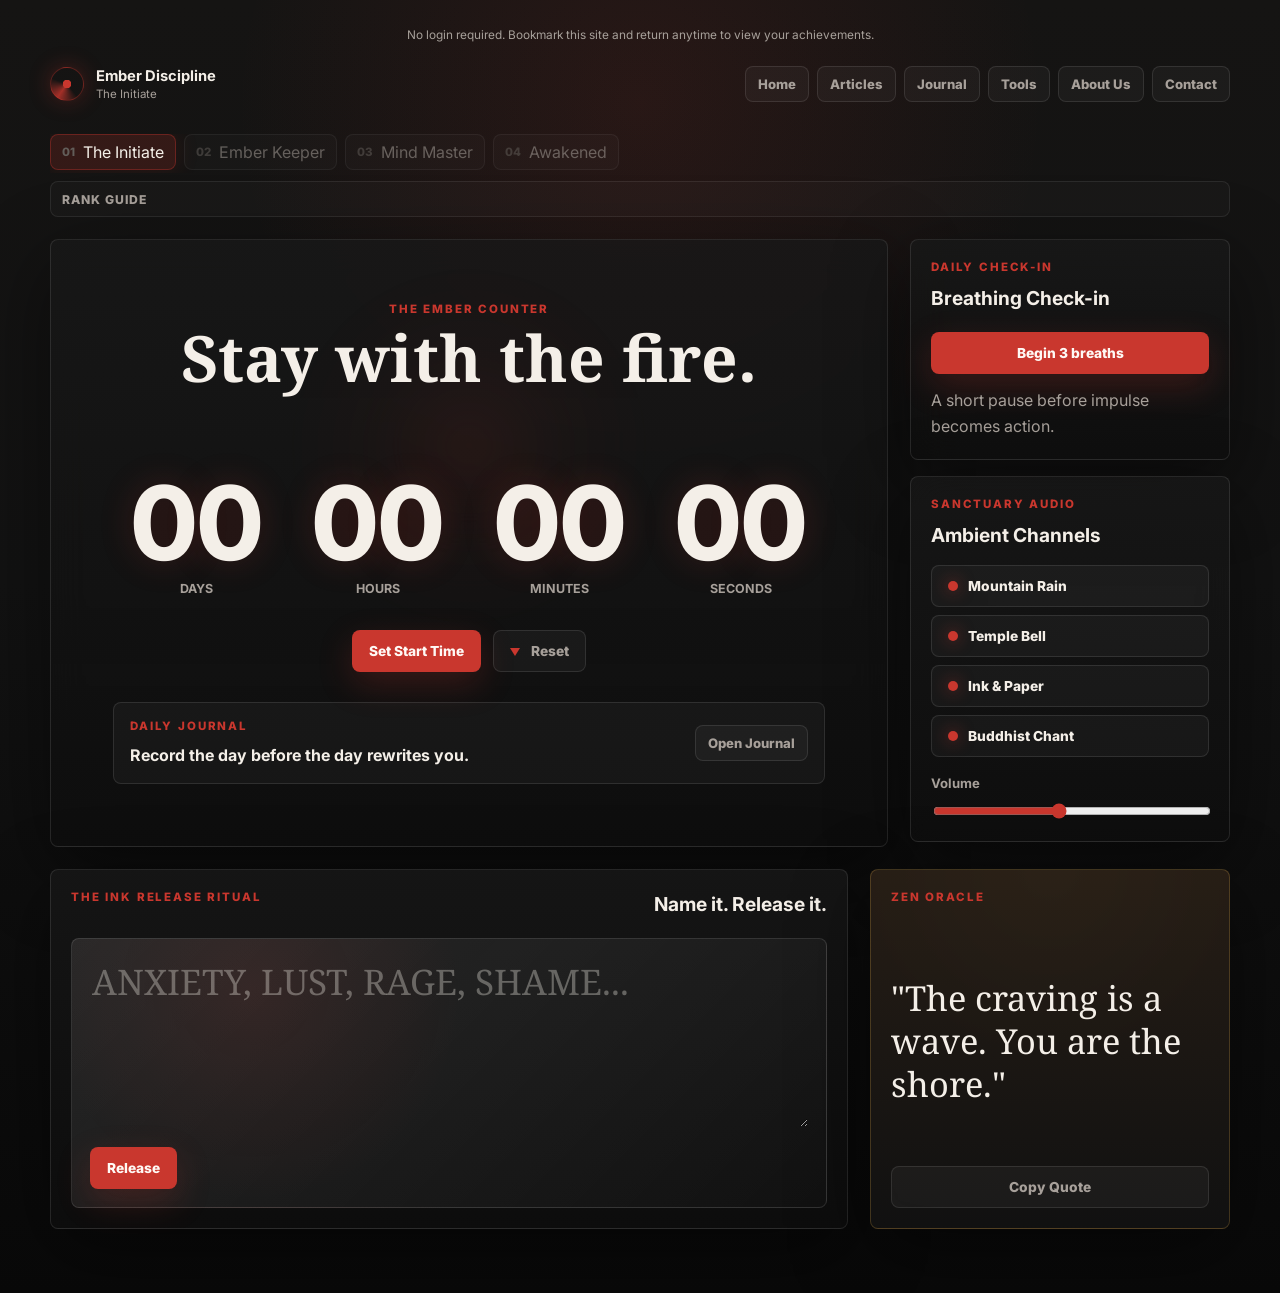
<file: index.html>
<!doctype html>
<html lang="en">
<head>
  <meta charset="utf-8">
  <meta name="viewport" content="width=device-width, initial-scale=1">
  <meta name="description" content="A private dopamine detox, habit-change, and self-improvement tool stored locally in your browser.">
  <title>Ember Discipline | Dopamine Detox</title>
  <link rel="preconnect" href="https://fonts.googleapis.com">
  <link rel="preconnect" href="https://fonts.gstatic.com" crossorigin>
  <link href="https://fonts.googleapis.com/css2?family=Inter:wght@400;500;600;700;800&family=Noto+Serif:wght@500;700&display=swap" rel="stylesheet">
  <link rel="stylesheet" href="styles.css?v=20260627-1">
  <script src="main.js?v=20260627-1" defer></script>
  <script type="application/ld+json">
    {
      "@context": "https://schema.org",
      "@type": "WebApplication",
      "name": "Ember Discipline",
      "applicationCategory": "HealthApplication",
      "description": "A privacy-first self-improvement tool for people who want to plan better, break harmful habits, manage urges, and build long-term discipline without creating an account.",
      "operatingSystem": "Any",
      "offers": {
        "@type": "Offer",
        "price": "0",
        "priceCurrency": "USD"
      }
    }
  </script>
</head>
<body>
  <div class="ambient-bg" aria-hidden="true"></div>
  <div class="grain-layer" aria-hidden="true"></div>

  <main class="app-shell">
    <p class="privacy-note">
      No login required. Bookmark this site and return anytime to view your achievements.
    </p>

    <header class="topbar" aria-label="Site navigation">
      <a class="brand-mark" href="index.html" aria-label="Ember Discipline home">
        <span class="brand-symbol" aria-hidden="true"></span>
        <span>
          <strong>Ember Discipline</strong>
          <small id="current-rank-title">The Initiate</small>
        </span>
      </a>

      <nav class="main-nav" aria-label="Primary navigation">
        <a href="index.html">Home</a>
        <a href="articles.html">Articles</a>
        <a href="journal.html">Journal</a>
        <a href="tools.html">Tools</a>
        <a href="about.html">About Us</a>
        <a href="contact.html">Contact</a>
      </nav>
    </header>

    <section class="rank-strip" aria-label="Rank system">
      <nav class="rank-rail">
        <button class="rank-badge is-active" type="button" data-rank-index="0" data-min-days="0" title="The Initiate: the first quiet decision.">
          <span>01</span>
          The Initiate
        </button>
        <button class="rank-badge is-locked" type="button" data-rank-index="1" data-min-days="3" title="Locked until day 3.">
          <span>02</span>
          Ember Keeper
        </button>
        <button class="rank-badge is-locked" type="button" data-rank-index="2" data-min-days="7" title="Locked until day 7.">
          <span>03</span>
          Mind Master
        </button>
        <button class="rank-badge is-locked" type="button" data-rank-index="3" data-min-days="30" title="Locked until day 30.">
          <span>04</span>
          Awakened
        </button>
      </nav>
      <details class="rank-guide">
        <summary>Rank Guide</summary>
        <div class="rank-guide-grid" aria-label="Rank unlock standards">
          <p><strong>0-2 days</strong><span>The Initiate</span></p>
          <p><strong>3-6 days</strong><span>The Ember Keeper</span></p>
          <p><strong>7-29 days</strong><span>The Mind Master</span></p>
          <p><strong>30+ days</strong><span>The Awakened</span></p>
        </div>
      </details>
    </section>

    <section class="hero-grid" id="home" aria-label="Ember counter and sanctuary controls">
      <article class="counter-stage" id="ember-counter">
        <div class="ember-aura" id="ember-aura" aria-hidden="true"></div>
        <p class="section-kicker">The Ember Counter</p>
        <h1>Stay with the fire.</h1>

        <div class="timer-display" aria-live="polite">
          <div class="time-unit">
            <strong id="days">00</strong>
            <span>Days</span>
          </div>
          <div class="time-unit">
            <strong id="hours">00</strong>
            <span>Hours</span>
          </div>
          <div class="time-unit">
            <strong id="minutes">00</strong>
            <span>Minutes</span>
          </div>
          <div class="time-unit">
            <strong id="seconds">00</strong>
            <span>Seconds</span>
          </div>
        </div>

        <div class="counter-actions">
          <button class="primary-action" id="start-button" type="button">Set Start Time</button>
          <button class="reset-action" id="reset-button" type="button" aria-label="Reset current streak">
            <span aria-hidden="true"></span>
            Reset
          </button>
        </div>

        <section class="forum-teaser" aria-label="Journal preview">
          <div>
            <p class="section-kicker">Daily Journal</p>
            <h2>Record the day before the day rewrites you.</h2>
          </div>
          <a class="ghost-link" href="journal.html">Open Journal</a>
        </section>

        <div class="ad-slot ad-slot-wide" aria-label="Advertisement placeholder">
          <span>AdSense 728 x 90</span>
        </div>
      </article>

      <aside class="side-panel" aria-label="Sanctuary controls">
        <section class="mini-panel checkin-panel">
          <div>
            <p class="section-kicker">Daily Check-in</p>
            <h2>Breathing Check-in</h2>
          </div>
          <button class="breath-button" id="breath-button" type="button">
            Begin 3 breaths
          </button>
          <p class="soft-copy" id="checkin-status">A short pause before impulse becomes action.</p>
        </section>

        <section class="mini-panel audio-panel">
          <div>
            <p class="section-kicker">Sanctuary Audio</p>
            <h2>Ambient Channels</h2>
          </div>

          <div class="audio-list" aria-label="Ambient audio channels">
            <button class="audio-row" type="button" data-audio-channel="rain" aria-pressed="false" onclick="window.EmberDisciplineAudio.toggle('rain')">
              <span class="audio-icon" aria-hidden="true"></span>
              Mountain Rain
            </button>
            <button class="audio-row" type="button" data-audio-channel="bell" aria-pressed="false" onclick="window.EmberDisciplineAudio.toggle('bell')">
              <span class="audio-icon" aria-hidden="true"></span>
              Temple Bell
            </button>
            <button class="audio-row" type="button" data-audio-channel="paper" aria-pressed="false" onclick="window.EmberDisciplineAudio.toggle('paper')">
              <span class="audio-icon" aria-hidden="true"></span>
              Ink & Paper
            </button>
            <button class="audio-row" type="button" data-audio-channel="chant" aria-pressed="false" onclick="window.EmberDisciplineAudio.toggle('chant')">
              <span class="audio-icon" aria-hidden="true"></span>
              Buddhist Chant
            </button>
          </div>

          <label class="volume-control" for="sanctuary-volume">
            <span>Volume</span>
            <input id="sanctuary-volume" type="range" min="0" max="100" value="45">
          </label>

          <audio id="audio-rain" preload="none" loop src=""></audio>
          <audio id="audio-bell" preload="none" loop src=""></audio>
          <audio id="audio-paper" preload="none" loop src=""></audio>
          <audio id="audio-chant" preload="none" loop src=""></audio>
        </section>

        <div class="ad-slot ad-slot-box" aria-label="Advertisement placeholder">
          <span>AdSense 300 x 250</span>
        </div>
      </aside>
    </section>

    <section class="ritual-grid" aria-label="Release ritual and oracle card">
      <article class="paper-panel" id="ink-release">
        <div class="panel-heading">
          <p class="section-kicker">The Ink Release Ritual</p>
          <h2>Name it. Release it.</h2>
        </div>
        <div class="paper-surface">
          <div class="release-stage" id="release-stage">
            <textarea id="release-input" placeholder="ANXIETY, LUST, RAGE, SHAME..." aria-label="Write the urge or emotion to release"></textarea>
            <p class="release-ink" id="release-ink" aria-hidden="true"></p>
            <p class="release-message" id="release-message" hidden>
              The urge has passed. You are back in control.
            </p>
          </div>
          <div class="release-actions">
            <button class="primary-action" id="release-button" type="button">Release</button>
            <button class="ghost-action" id="write-again-button" type="button" hidden>Write Again</button>
          </div>
        </div>
      </article>

      <article class="oracle-card" id="oracle-card">
        <p class="section-kicker">Zen Oracle</p>
        <figure class="oracle-image-wrap" id="inline-oracle-image-wrap" hidden>
          <img id="inline-oracle-image" alt="Zen oracle card artwork">
        </figure>
        <blockquote id="inline-oracle-quote">
          "The index of your potential is your self-control."
        </blockquote>
        <button class="ghost-action" id="inline-copy-quote" type="button">Copy Quote</button>
      </article>
    </section>
  </main>

  <section class="ritual-overlay" id="breathing-overlay" hidden aria-live="polite" aria-label="Breathing ritual">
    <div class="breathing-dialog">
      <div class="breathing-bubble" id="breathing-bubble" aria-hidden="true"></div>
      <p class="section-kicker">Breathing Ritual</p>
      <h2 id="breathing-phase">Inhale</h2>
      <p id="breathing-progress">Cycle 1 of 3</p>
    </div>
  </section>

  <section class="ritual-overlay" id="oracle-overlay" hidden aria-label="Zen oracle card">
    <article class="oracle-modal">
      <button class="modal-close" id="close-oracle" type="button" aria-label="Close oracle card">×</button>
      <p class="section-kicker">Zen Oracle Card</p>
      <figure class="oracle-image-wrap modal-oracle-image-wrap" id="modal-oracle-image-wrap" hidden>
        <img id="modal-oracle-image" alt="Zen oracle card artwork">
      </figure>
      <blockquote id="modal-oracle-quote">
        "The index of your potential is your self-control."
      </blockquote>
      <button class="primary-action" id="modal-copy-quote" type="button">Copy Quote</button>
    </article>
  </section>
</body>
</html>
</file>
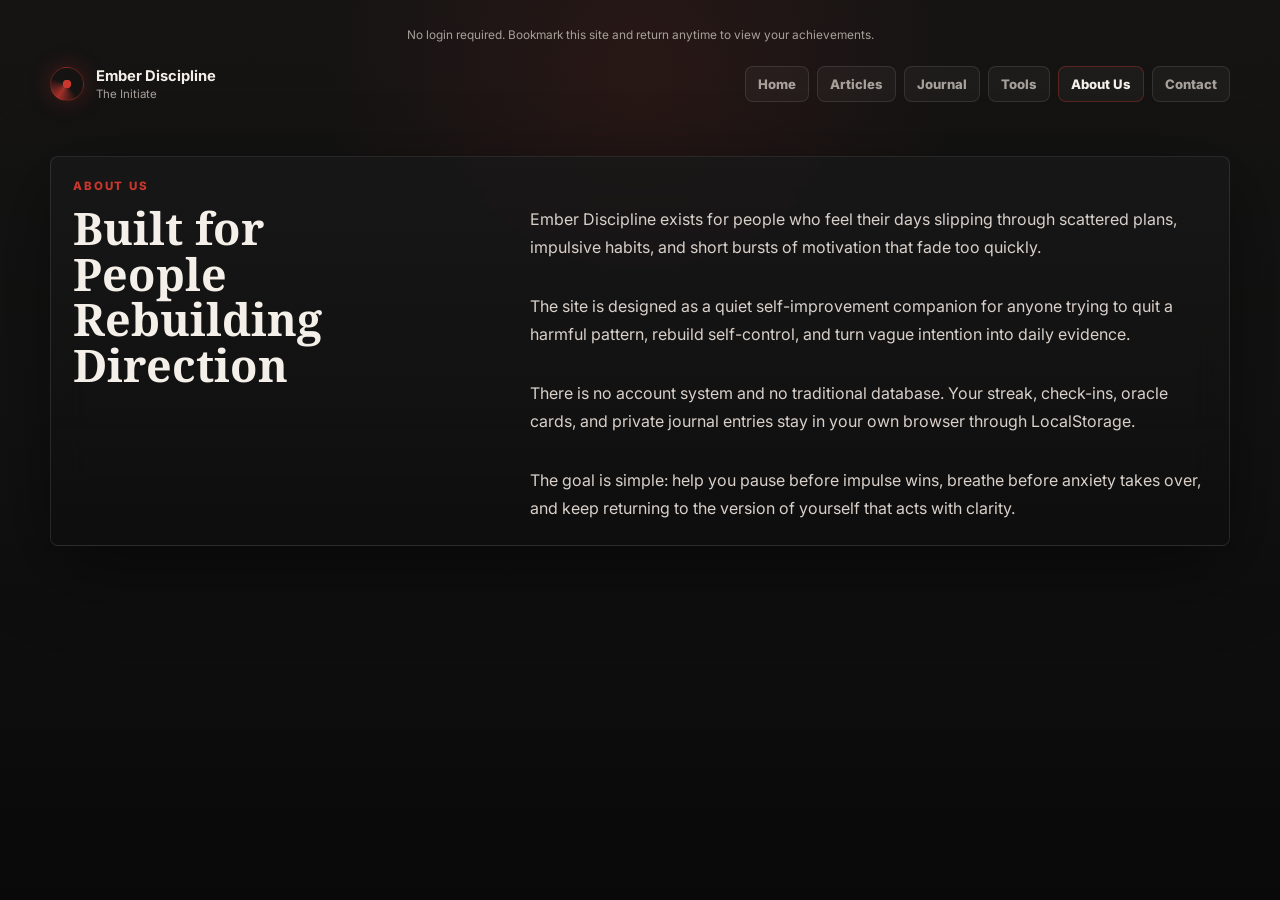
<file: about.html>
<!doctype html>
<html lang="en">
<head>
  <meta charset="utf-8">
  <meta name="viewport" content="width=device-width, initial-scale=1">
  <meta name="description" content="About Ember Discipline, a private self-improvement site for people who want to plan better, break bad habits, and rebuild discipline.">
  <title>About Us | Ember Discipline</title>
  <link rel="preconnect" href="https://fonts.googleapis.com">
  <link rel="preconnect" href="https://fonts.gstatic.com" crossorigin>
  <link href="https://fonts.googleapis.com/css2?family=Inter:wght@400;500;600;700;800&family=Noto+Serif:wght@500;700&display=swap" rel="stylesheet">
  <link rel="stylesheet" href="styles.css?v=20260627-1">
  <script src="main.js?v=20260627-1" defer></script>
</head>
<body>
  <div class="ambient-bg" aria-hidden="true"></div>
  <div class="grain-layer" aria-hidden="true"></div>

  <main class="app-shell">
    <p class="privacy-note">
      No login required. Bookmark this site and return anytime to view your achievements.
    </p>

    <header class="topbar" aria-label="Site navigation">
      <a class="brand-mark" href="index.html" aria-label="Ember Discipline home">
        <span class="brand-symbol" aria-hidden="true"></span>
        <span>
          <strong>Ember Discipline</strong>
          <small id="current-rank-title">The Initiate</small>
        </span>
      </a>

      <nav class="main-nav" aria-label="Primary navigation">
        <a href="index.html">Home</a>
        <a href="articles.html">Articles</a>
        <a href="journal.html">Journal</a>
        <a href="tools.html">Tools</a>
        <a href="about.html" aria-current="page">About Us</a>
        <a href="contact.html">Contact</a>
      </nav>
    </header>

    <section class="about-section" id="about">
      <div>
        <p class="section-kicker">About Us</p>
        <h1>Built for People Rebuilding Direction</h1>
      </div>
      <div class="about-copy">
        <p>
          Ember Discipline exists for people who feel their days slipping through scattered plans, impulsive habits, and short bursts of motivation that fade too quickly.
        </p>
        <p>
          The site is designed as a quiet self-improvement companion for anyone trying to quit a harmful pattern, rebuild self-control, and turn vague intention into daily evidence.
        </p>
        <p>
          There is no account system and no traditional database. Your streak, check-ins, oracle cards, and private journal entries stay in your own browser through LocalStorage.
        </p>
        <p>
          The goal is simple: help you pause before impulse wins, breathe before anxiety takes over, and keep returning to the version of yourself that acts with clarity.
        </p>
      </div>
    </section>
  </main>
</body>
</html>
</file>
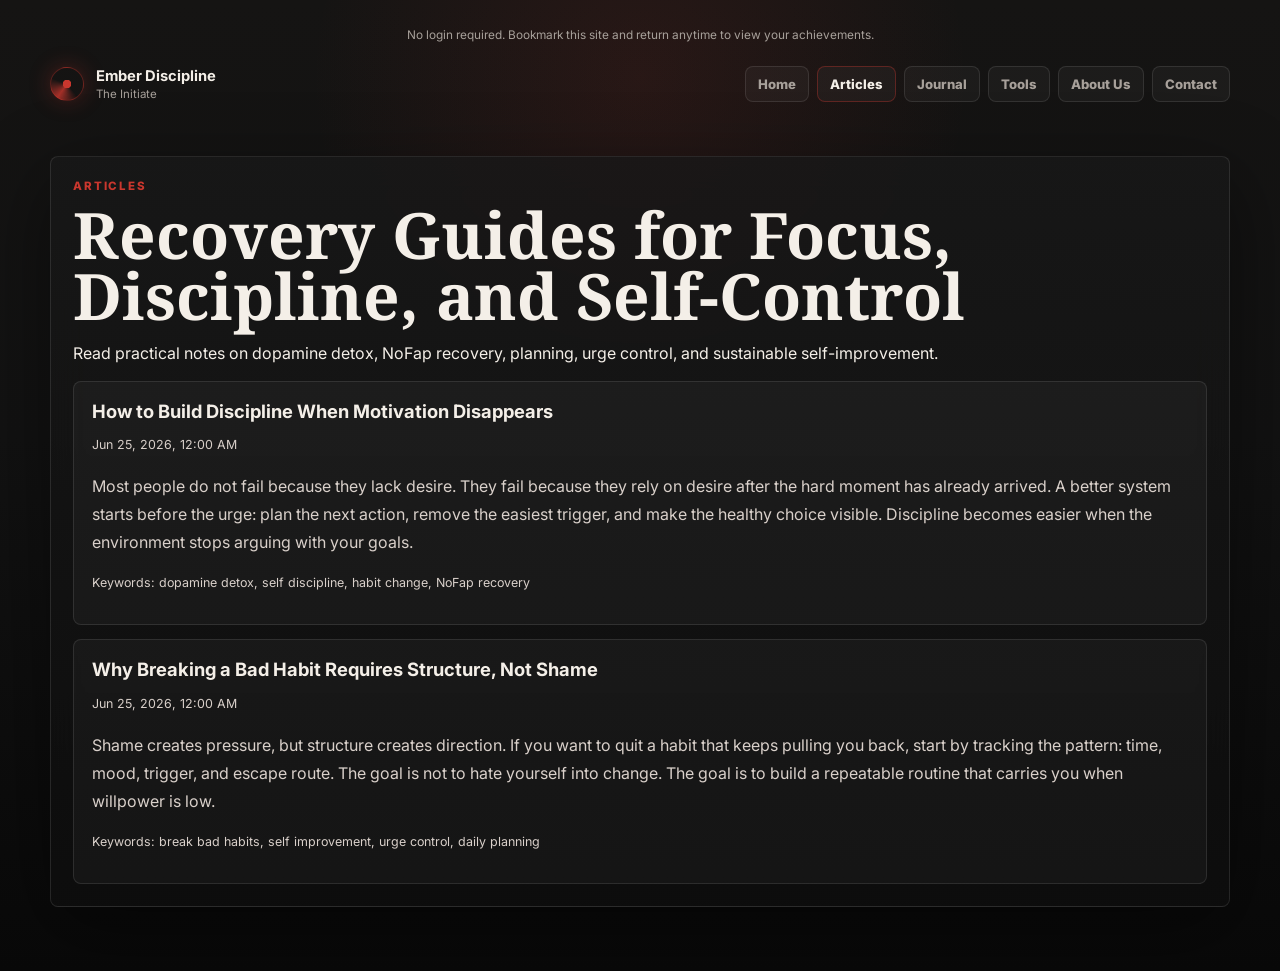
<file: articles.html>
<!doctype html>
<html lang="en">
<head>
  <meta charset="utf-8">
  <meta name="viewport" content="width=device-width, initial-scale=1">
  <meta name="description" content="Practical dopamine detox, habit change, NoFap, discipline, and self-improvement articles for people rebuilding focus and self-control.">
  <title>Articles | Ember Discipline</title>
  <link rel="preconnect" href="https://fonts.googleapis.com">
  <link rel="preconnect" href="https://fonts.gstatic.com" crossorigin>
  <link href="https://fonts.googleapis.com/css2?family=Inter:wght@400;500;600;700;800&family=Noto+Serif:wght@500;700&display=swap" rel="stylesheet">
  <link rel="stylesheet" href="styles.css?v=20260627-1">
  <script src="main.js?v=20260627-1" defer></script>
  <script type="application/ld+json">
    {
      "@context": "https://schema.org",
      "@type": "CollectionPage",
      "name": "Ember Discipline Articles",
      "description": "SEO-friendly self-improvement articles about dopamine detox, habit recovery, urge management, discipline, and mindful planning.",
      "isPartOf": {
        "@type": "WebSite",
        "name": "Ember Discipline"
      }
    }
  </script>
</head>
<body>
  <div class="ambient-bg" aria-hidden="true"></div>
  <div class="grain-layer" aria-hidden="true"></div>

  <main class="app-shell">
    <p class="privacy-note">
      No login required. Bookmark this site and return anytime to view your achievements.
    </p>

    <header class="topbar" aria-label="Site navigation">
      <a class="brand-mark" href="index.html" aria-label="Ember Discipline home">
        <span class="brand-symbol" aria-hidden="true"></span>
        <span>
          <strong>Ember Discipline</strong>
          <small id="current-rank-title">The Initiate</small>
        </span>
      </a>

      <nav class="main-nav" aria-label="Primary navigation">
        <a href="index.html">Home</a>
        <a href="articles.html" aria-current="page">Articles</a>
        <a href="journal.html">Journal</a>
        <a href="tools.html">Tools</a>
        <a href="about.html">About Us</a>
        <a href="contact.html">Contact</a>
      </nav>
    </header>

    <section class="articles-section" id="articles">
      <p class="section-kicker">Articles</p>
      <h1>Recovery Guides for Focus, Discipline, and Self-Control</h1>
      <p class="muted-copy">
        Read practical notes on dopamine detox, NoFap recovery, planning, urge control, and sustainable self-improvement.
      </p>
      <div class="articles-list" id="articles-list" aria-live="polite"></div>
    </section>
  </main>
</body>
</html>
</file>
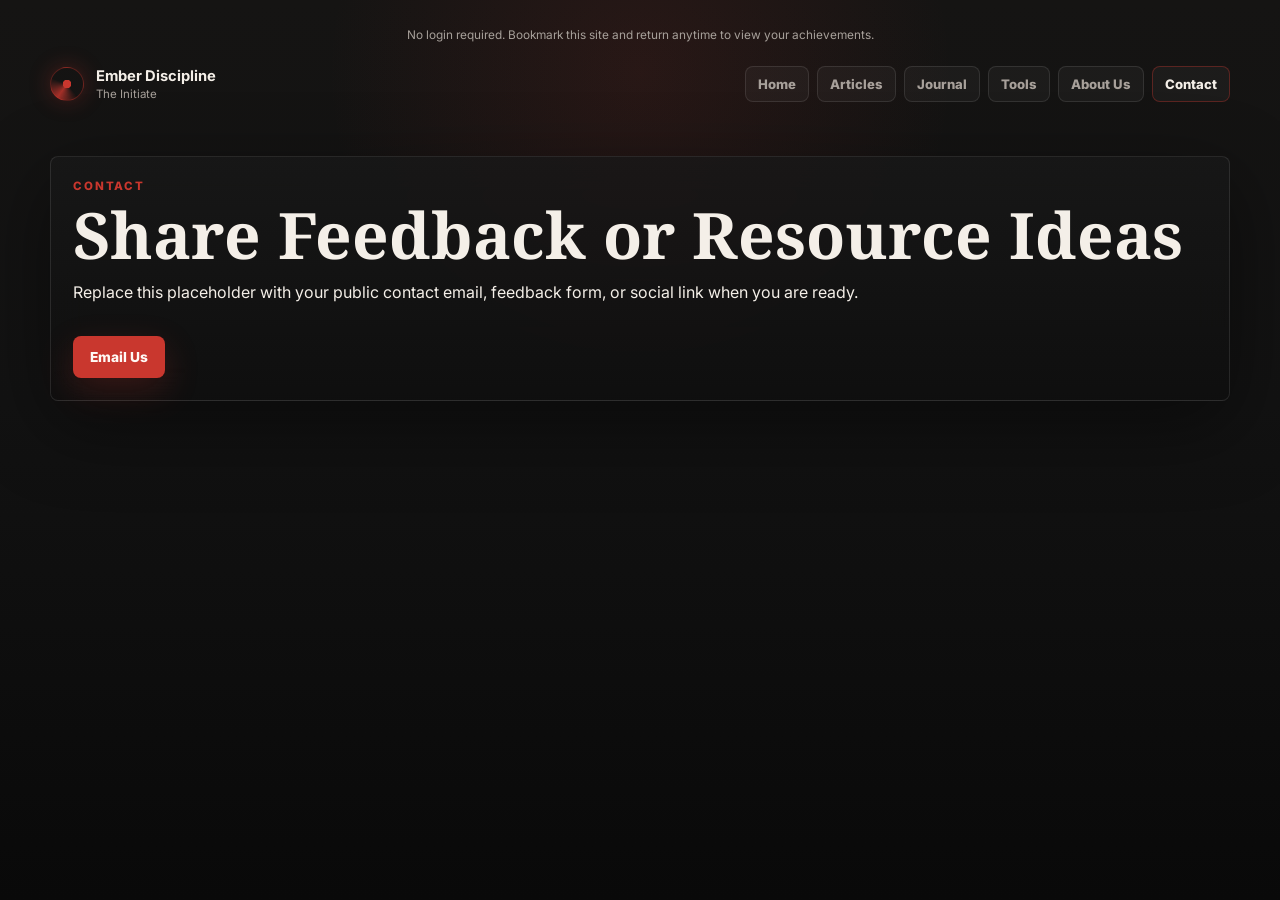
<file: contact.html>
<!doctype html>
<html lang="en">
<head>
  <meta charset="utf-8">
  <meta name="viewport" content="width=device-width, initial-scale=1">
  <meta name="description" content="Contact Ember Discipline for feedback, collaboration, article ideas, and self-improvement resource suggestions.">
  <title>Contact | Ember Discipline</title>
  <link rel="preconnect" href="https://fonts.googleapis.com">
  <link rel="preconnect" href="https://fonts.gstatic.com" crossorigin>
  <link href="https://fonts.googleapis.com/css2?family=Inter:wght@400;500;600;700;800&family=Noto+Serif:wght@500;700&display=swap" rel="stylesheet">
  <link rel="stylesheet" href="styles.css?v=20260627-1">
  <script src="main.js?v=20260627-1" defer></script>
</head>
<body>
  <div class="ambient-bg" aria-hidden="true"></div>
  <div class="grain-layer" aria-hidden="true"></div>

  <main class="app-shell">
    <p class="privacy-note">
      No login required. Bookmark this site and return anytime to view your achievements.
    </p>

    <header class="topbar" aria-label="Site navigation">
      <a class="brand-mark" href="index.html" aria-label="Ember Discipline home">
        <span class="brand-symbol" aria-hidden="true"></span>
        <span>
          <strong>Ember Discipline</strong>
          <small id="current-rank-title">The Initiate</small>
        </span>
      </a>

      <nav class="main-nav" aria-label="Primary navigation">
        <a href="index.html">Home</a>
        <a href="articles.html">Articles</a>
        <a href="journal.html">Journal</a>
        <a href="tools.html">Tools</a>
        <a href="about.html">About Us</a>
        <a href="contact.html" aria-current="page">Contact</a>
      </nav>
    </header>

    <section class="contact-section" id="contact">
      <div>
        <p class="section-kicker">Contact</p>
        <h1>Share Feedback or Resource Ideas</h1>
        <p class="muted-copy">
          Replace this placeholder with your public contact email, feedback form, or social link when you are ready.
        </p>
      </div>
      <a class="primary-action as-link" href="mailto:contact@emberroot.top">Email Us</a>
    </section>
  </main>
</body>
</html>
</file>
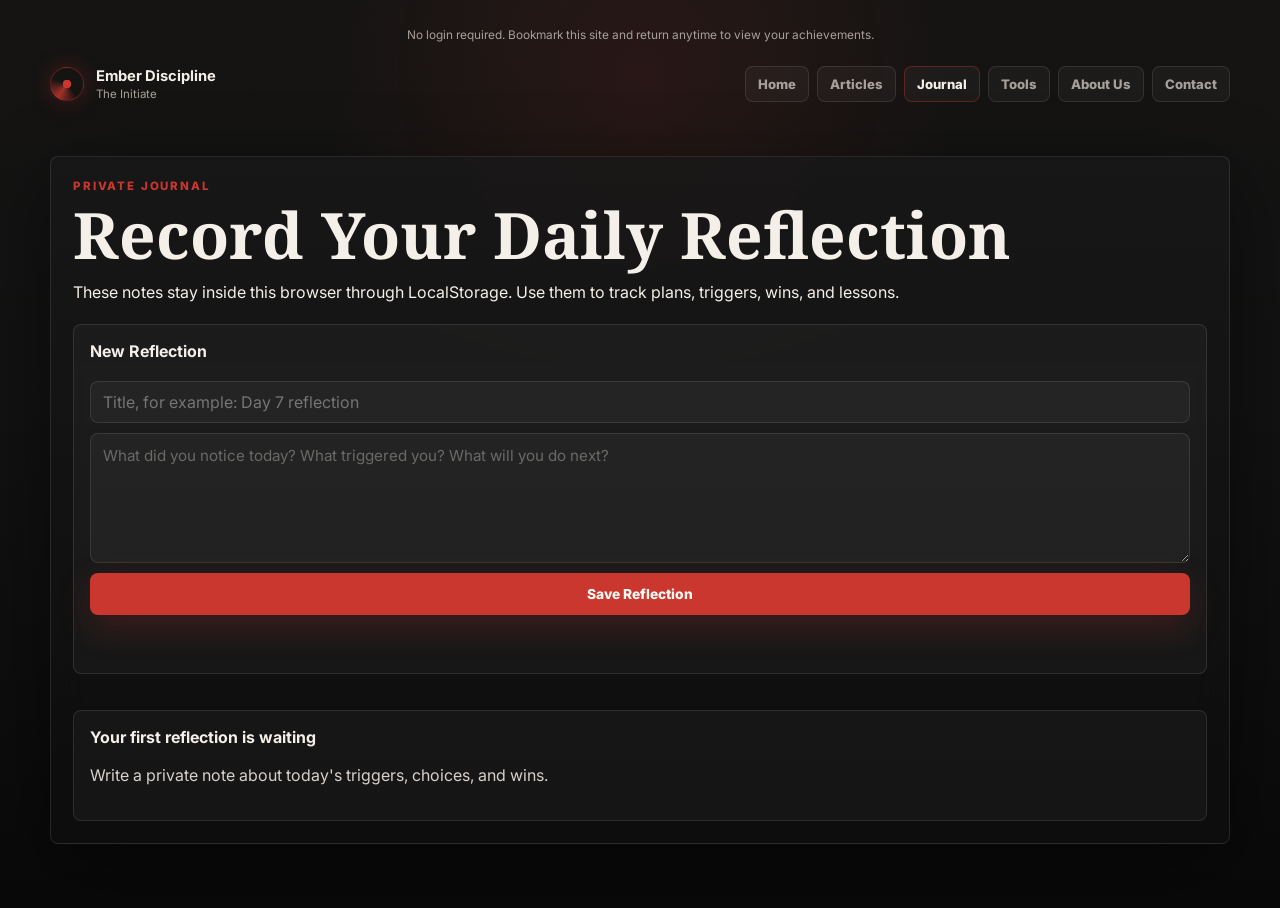
<file: journal.html>
<!doctype html>
<html lang="en">
<head>
  <meta charset="utf-8">
  <meta name="viewport" content="width=device-width, initial-scale=1">
  <meta name="description" content="A private local journal for daily self-improvement reflections, dopamine detox notes, habit tracking, and urge recovery.">
  <title>Journal | Ember Discipline</title>
  <link rel="preconnect" href="https://fonts.googleapis.com">
  <link rel="preconnect" href="https://fonts.gstatic.com" crossorigin>
  <link href="https://fonts.googleapis.com/css2?family=Inter:wght@400;500;600;700;800&family=Noto+Serif:wght@500;700&display=swap" rel="stylesheet">
  <link rel="stylesheet" href="styles.css?v=20260627-1">
  <script src="main.js?v=20260627-1" defer></script>
</head>
<body>
  <div class="ambient-bg" aria-hidden="true"></div>
  <div class="grain-layer" aria-hidden="true"></div>

  <main class="app-shell">
    <p class="privacy-note">
      No login required. Bookmark this site and return anytime to view your achievements.
    </p>

    <header class="topbar" aria-label="Site navigation">
      <a class="brand-mark" href="index.html" aria-label="Ember Discipline home">
        <span class="brand-symbol" aria-hidden="true"></span>
        <span>
          <strong>Ember Discipline</strong>
          <small id="current-rank-title">The Initiate</small>
        </span>
      </a>

      <nav class="main-nav" aria-label="Primary navigation">
        <a href="index.html">Home</a>
        <a href="articles.html">Articles</a>
        <a href="journal.html" aria-current="page">Journal</a>
        <a href="tools.html">Tools</a>
        <a href="about.html">About Us</a>
        <a href="contact.html">Contact</a>
      </nav>
    </header>

    <section class="forum-section" id="journal">
      <p class="section-kicker">Private Journal</p>
      <h1>Record Your Daily Reflection</h1>
      <p class="muted-copy">
        These notes stay inside this browser through LocalStorage. Use them to track plans, triggers, wins, and lessons.
      </p>

      <div class="forum-layout">
        <article class="forum-compose-panel">
          <h3>New Reflection</h3>
          <input id="journal-title" type="text" maxlength="90" placeholder="Title, for example: Day 7 reflection">
          <textarea id="journal-body" placeholder="What did you notice today? What triggered you? What will you do next?"></textarea>
          <button class="primary-action" id="journal-submit" type="button">Save Reflection</button>
          <p class="microcopy" id="journal-status" aria-live="polite"></p>
        </article>

        <div class="forum-posts" id="journal-entries" aria-live="polite"></div>
      </div>
    </section>
  </main>
</body>
</html>
</file>
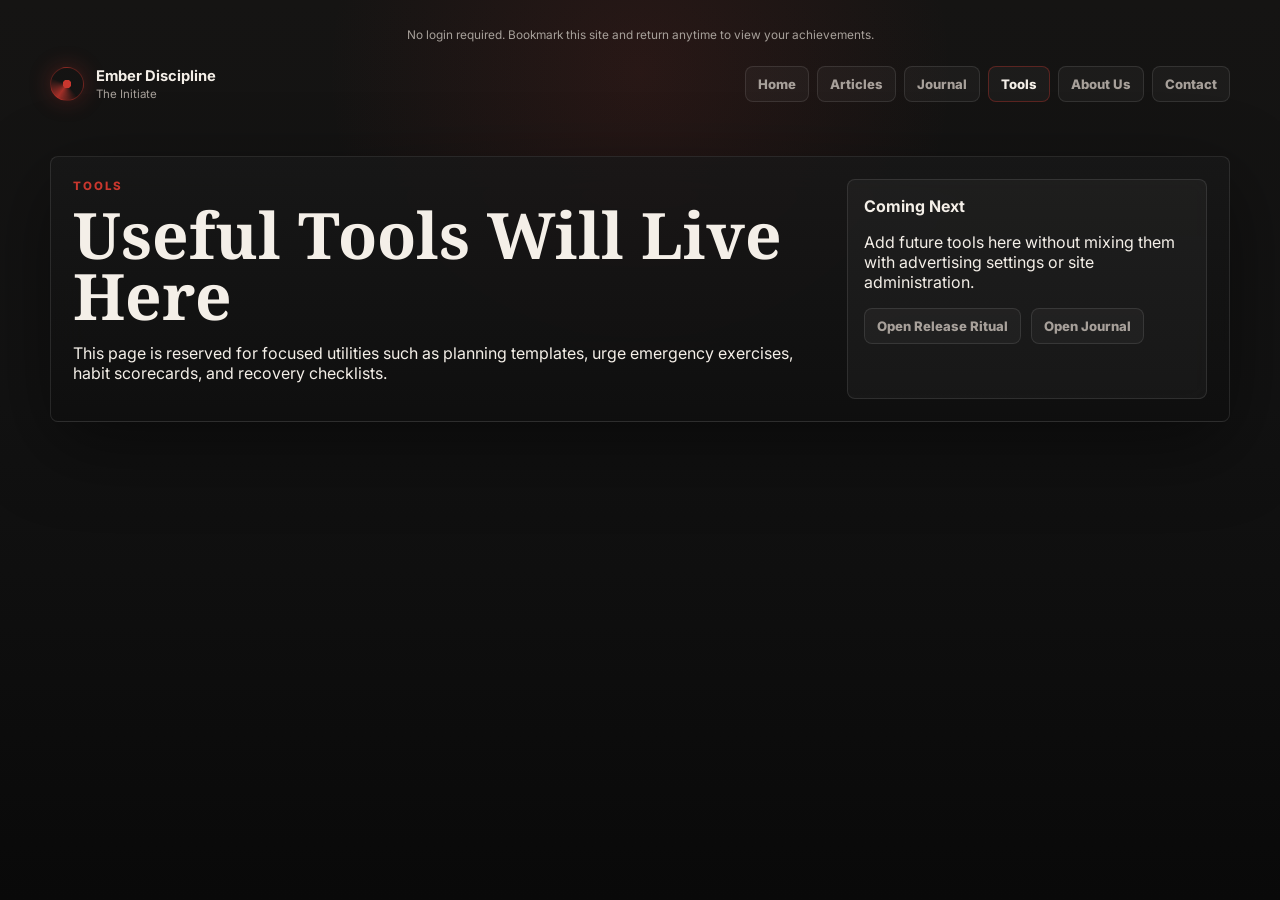
<file: tools.html>
<!doctype html>
<html lang="en">
<head>
  <meta charset="utf-8">
  <meta name="viewport" content="width=device-width, initial-scale=1">
  <meta name="description" content="Useful privacy-first tools for dopamine detox, self-improvement, planning, discipline, and habit recovery.">
  <title>Tools | Ember Discipline</title>
  <link rel="preconnect" href="https://fonts.googleapis.com">
  <link rel="preconnect" href="https://fonts.gstatic.com" crossorigin>
  <link href="https://fonts.googleapis.com/css2?family=Inter:wght@400;500;600;700;800&family=Noto+Serif:wght@500;700&display=swap" rel="stylesheet">
  <link rel="stylesheet" href="styles.css?v=20260627-1">
  <script src="main.js?v=20260627-1" defer></script>
</head>
<body>
  <div class="ambient-bg" aria-hidden="true"></div>
  <div class="grain-layer" aria-hidden="true"></div>

  <main class="app-shell">
    <p class="privacy-note">
      No login required. Bookmark this site and return anytime to view your achievements.
    </p>

    <header class="topbar" aria-label="Site navigation">
      <a class="brand-mark" href="index.html" aria-label="Ember Discipline home">
        <span class="brand-symbol" aria-hidden="true"></span>
        <span>
          <strong>Ember Discipline</strong>
          <small id="current-rank-title">The Initiate</small>
        </span>
      </a>

      <nav class="main-nav" aria-label="Primary navigation">
        <a href="index.html">Home</a>
        <a href="articles.html">Articles</a>
        <a href="journal.html">Journal</a>
        <a href="tools.html" aria-current="page">Tools</a>
        <a href="about.html">About Us</a>
        <a href="contact.html">Contact</a>
      </nav>
    </header>

    <section class="utility-section" id="tools">
      <div>
        <p class="section-kicker">Tools</p>
        <h1>Useful Tools Will Live Here</h1>
        <p class="muted-copy">
          This page is reserved for focused utilities such as planning templates, urge emergency exercises, habit scorecards, and recovery checklists.
        </p>
      </div>

      <article class="tool-placeholder">
        <h3>Coming Next</h3>
        <p class="muted-copy">
          Add future tools here without mixing them with advertising settings or site administration.
        </p>
        <div class="tool-actions">
          <a class="ghost-link" href="index.html#ink-release">Open Release Ritual</a>
          <a class="ghost-link" href="journal.html">Open Journal</a>
        </div>
      </article>
    </section>
  </main>
</body>
</html>
</file>
<file: styles.css>
:root {
  --bg: #121212;
  --bg-deep: #090909;
  --surface: rgba(24, 24, 24, 0.78);
  --surface-strong: rgba(32, 30, 29, 0.92);
  --paper: rgba(230, 224, 211, 0.08);
  --line: rgba(255, 255, 255, 0.1);
  --line-strong: rgba(201, 55, 46, 0.36);
  --text: #f4efe8;
  --muted: #a7a09a;
  --dim: #625d59;
  --cinnabar: #c9372e;
  --cinnabar-soft: rgba(201, 55, 46, 0.18);
  --gold: #d8a84a;
  --shadow: 0 24px 80px rgba(0, 0, 0, 0.44);
  --radius: 8px;
  --content: min(1180px, calc(100vw - 32px));
  color-scheme: dark;
}

* {
  box-sizing: border-box;
}

html {
  min-height: 100%;
  background: var(--bg);
}

body {
  min-height: 100vh;
  margin: 0;
  overflow-x: hidden;
  font-family: Inter, system-ui, -apple-system, BlinkMacSystemFont, "Segoe UI", sans-serif;
  color: var(--text);
  background: radial-gradient(circle at 50% 8%, rgba(201, 55, 46, 0.11), transparent 30%),
    linear-gradient(180deg, #151413 0%, var(--bg) 45%, var(--bg-deep) 100%);
}

button,
textarea,
input {
  font: inherit;
}

button {
  color: inherit;
}

/* EN: Slow Cyber Zen atmospheric wash. CN: 缓慢流动的禅意科技背景。 */
.ambient-bg {
  position: fixed;
  inset: -20%;
  z-index: -3;
  background:
    radial-gradient(circle at 16% 18%, rgba(201, 55, 46, 0.16), transparent 28%),
    radial-gradient(circle at 78% 72%, rgba(216, 168, 74, 0.08), transparent 24%),
    linear-gradient(120deg, transparent, rgba(255, 255, 255, 0.035), transparent);
  filter: blur(28px);
  opacity: 0.88;
  animation: drift 18s ease-in-out infinite alternate;
}

.grain-layer {
  position: fixed;
  inset: 0;
  z-index: -2;
  pointer-events: none;
  opacity: 0.22;
  background-image:
    linear-gradient(rgba(255, 255, 255, 0.025) 1px, transparent 1px),
    linear-gradient(90deg, rgba(255, 255, 255, 0.018) 1px, transparent 1px);
  background-size: 44px 44px;
  mask-image: radial-gradient(circle at center, black 0%, transparent 78%);
}

.app-shell {
  width: var(--content);
  margin: 0 auto;
  padding: 28px 0 64px;
}

.privacy-note {
  margin: 0 0 12px;
  color: var(--muted);
  font-size: 0.74rem;
  text-align: center;
}

.topbar {
  display: flex;
  align-items: center;
  justify-content: space-between;
  gap: 20px;
  padding: 12px 0 32px;
}

.main-nav {
  display: flex;
  align-items: center;
  gap: 8px;
  flex-wrap: wrap;
  justify-content: flex-end;
}

.main-nav a,
.ghost-link {
  min-height: 36px;
  display: inline-flex;
  align-items: center;
  justify-content: center;
  border: 1px solid var(--line);
  border-radius: var(--radius);
  padding: 0 12px;
  color: var(--muted);
  background: rgba(255, 255, 255, 0.035);
  text-decoration: none;
  font-size: 0.82rem;
  font-weight: 800;
}

.main-nav a:hover,
.main-nav a[aria-current="page"],
.ghost-link:hover {
  border-color: var(--line-strong);
  color: var(--text);
}

.rank-strip {
  margin-bottom: 22px;
}

.brand-mark {
  display: inline-flex;
  align-items: center;
  gap: 12px;
  color: inherit;
  text-decoration: none;
}

.brand-symbol {
  width: 34px;
  height: 34px;
  border: 1px solid var(--line-strong);
  border-radius: 50%;
  background: radial-gradient(circle, var(--cinnabar) 0 18%, transparent 20%),
    conic-gradient(from 140deg, transparent, rgba(201, 55, 46, 0.8), transparent 42%);
  box-shadow: 0 0 22px rgba(201, 55, 46, 0.28);
}

.brand-mark strong,
.brand-mark small {
  display: block;
}

.brand-mark strong {
  font-size: 0.92rem;
  letter-spacing: 0;
}

.brand-mark small {
  margin-top: 2px;
  color: var(--muted);
  font-size: 0.72rem;
}

.rank-rail {
  display: flex;
  gap: 8px;
  overflow-x: auto;
  padding-bottom: 3px;
}

.rank-badge {
  display: inline-flex;
  align-items: center;
  gap: 8px;
  min-height: 36px;
  white-space: nowrap;
  border: 1px solid var(--line);
  border-radius: var(--radius);
  padding: 0 11px;
  background: rgba(255, 255, 255, 0.035);
  color: var(--muted);
  cursor: default;
}

.rank-badge span {
  color: var(--dim);
  font-size: 0.72rem;
  font-weight: 800;
}

.rank-badge.is-active {
  border-color: var(--line-strong);
  background: var(--cinnabar-soft);
  color: var(--text);
  box-shadow: 0 0 24px rgba(201, 55, 46, 0.14);
}

.rank-badge.is-achieved {
  border-color: rgba(201, 55, 46, 0.22);
  color: #d9d0ca;
  background: rgba(201, 55, 46, 0.07);
}

.rank-badge.is-locked {
  opacity: 0.54;
}

.rank-badge[data-rank-index="3"].is-active {
  border-color: rgba(216, 168, 74, 0.66);
  background: rgba(216, 168, 74, 0.12);
  box-shadow: 0 0 30px rgba(216, 168, 74, 0.22);
  animation: awakenedBreath 3.8s ease-in-out infinite;
}

.rank-guide {
  margin-top: 8px;
  border: 1px solid rgba(255, 255, 255, 0.08);
  border-radius: var(--radius);
  background: rgba(255, 255, 255, 0.025);
}

.rank-guide summary {
  min-height: 34px;
  display: flex;
  align-items: center;
  padding: 0 11px;
  color: var(--muted);
  font-size: 0.76rem;
  font-weight: 800;
  letter-spacing: 0.08em;
  text-transform: uppercase;
  cursor: pointer;
}

.rank-guide[open] summary {
  color: var(--text);
}

.rank-guide-grid {
  display: grid;
  grid-template-columns: repeat(4, minmax(0, 1fr));
  gap: 1px;
  border-top: 1px solid rgba(255, 255, 255, 0.08);
  background: rgba(255, 255, 255, 0.06);
}

.rank-guide-grid p {
  margin: 0;
  padding: 12px;
  background: rgba(18, 18, 18, 0.78);
}

.rank-guide-grid strong,
.rank-guide-grid span {
  display: block;
}

.rank-guide-grid strong {
  color: var(--cinnabar);
  font-size: 0.72rem;
  letter-spacing: 0.06em;
  text-transform: uppercase;
}

.rank-guide-grid span {
  margin-top: 4px;
  color: #ded6cf;
  font-size: 0.84rem;
  font-weight: 800;
}

.hero-grid {
  display: grid;
  grid-template-columns: minmax(0, 1fr) 320px;
  gap: 22px;
  align-items: start;
}

.counter-stage,
.mini-panel,
.paper-panel,
.oracle-card {
  border: 1px solid var(--line);
  border-radius: var(--radius);
  background: linear-gradient(180deg, var(--surface), rgba(14, 14, 14, 0.76));
  box-shadow: var(--shadow);
  backdrop-filter: blur(18px);
}

.counter-stage {
  position: relative;
  overflow: hidden;
  min-height: 580px;
  padding: clamp(30px, 5vw, 62px);
  text-align: center;
}

.ember-aura {
  position: absolute;
  top: 34%;
  left: 50%;
  width: min(58vw, 560px);
  aspect-ratio: 1;
  transform: translate(-50%, -50%) scale(var(--ember-scale, 0.72));
  border-radius: 50%;
  background: radial-gradient(circle, rgba(201, 55, 46, 0.28), rgba(201, 55, 46, 0.09) 32%, transparent 65%);
  filter: blur(18px);
  opacity: var(--ember-opacity, 0.35);
  animation: emberPulse 5s ease-in-out infinite;
}

.counter-stage > *:not(.ember-aura) {
  position: relative;
  z-index: 1;
}

.section-kicker {
  margin: 0 0 12px;
  color: var(--cinnabar);
  font-size: 0.72rem;
  font-weight: 800;
  letter-spacing: 0.16em;
  text-transform: uppercase;
}

h1,
h2 {
  margin: 0;
  letter-spacing: 0;
}

h1 {
  font-family: "Noto Serif", Georgia, serif;
  font-size: clamp(2.15rem, 5vw, 4.9rem);
  line-height: 0.95;
}

h2 {
  font-size: 1.2rem;
}

.timer-display {
  display: grid;
  grid-template-columns: repeat(4, minmax(0, 1fr));
  gap: 14px;
  margin: clamp(42px, 8vw, 88px) auto 34px;
}

.time-unit {
  min-width: 0;
}

.time-unit strong {
  display: block;
  font-size: clamp(2.45rem, 8vw, 7rem);
  line-height: 0.9;
  font-weight: 800;
  font-variant-numeric: tabular-nums;
  text-shadow: 0 0 34px rgba(201, 55, 46, 0.22);
}

.time-unit span {
  display: block;
  margin-top: 12px;
  color: var(--muted);
  font-size: 0.78rem;
  font-weight: 700;
  text-transform: uppercase;
}

.counter-actions {
  display: flex;
  justify-content: center;
  align-items: center;
  gap: 12px;
  flex-wrap: wrap;
}

.primary-action,
.ghost-action,
.breath-button,
.reset-action,
.audio-row {
  min-height: 42px;
  border-radius: var(--radius);
  border: 1px solid transparent;
  padding: 0 16px;
  font-size: 0.86rem;
  font-weight: 800;
  cursor: pointer;
  transition: transform 180ms ease, border-color 180ms ease, background 180ms ease, opacity 180ms ease;
}

.primary-action,
.breath-button {
  background: var(--cinnabar);
  color: #fff9f5;
  box-shadow: 0 12px 34px rgba(201, 55, 46, 0.22);
}

.primary-action.as-link {
  display: inline-flex;
  align-items: center;
  justify-content: center;
  text-decoration: none;
}

.primary-action:hover,
.breath-button:hover,
.ghost-action:hover,
.reset-action:hover,
.audio-row:hover {
  transform: translateY(-1px);
}

.reset-action,
.ghost-action {
  border-color: var(--line);
  background: rgba(255, 255, 255, 0.04);
  color: var(--muted);
}

.reset-action span {
  display: inline-block;
  width: 0;
  height: 0;
  margin-right: 8px;
  border-left: 5px solid transparent;
  border-right: 5px solid transparent;
  border-top: 8px solid var(--cinnabar);
  vertical-align: middle;
}

.ad-slot {
  display: grid;
  place-items: center;
  border: 1px dashed rgba(255, 255, 255, 0.2);
  border-radius: var(--radius);
  color: rgba(255, 255, 255, 0.42);
  background: rgba(255, 255, 255, 0.025);
  font-size: 0.78rem;
  text-transform: uppercase;
}

.ad-slot.is-hidden {
  display: none;
}

.ad-slot-wide {
  width: min(100%, 728px);
  height: 90px;
  margin: 34px auto 0;
}

.side-panel {
  display: grid;
  gap: 16px;
}

.mini-panel,
.paper-panel,
.oracle-card {
  padding: 20px;
}

.soft-copy {
  margin: 14px 0 0;
  color: var(--muted);
  line-height: 1.6;
}

.breath-button {
  width: 100%;
  margin-top: 22px;
}

.audio-list {
  display: grid;
  gap: 8px;
  margin-top: 18px;
}

.audio-row {
  display: flex;
  align-items: center;
  gap: 10px;
  width: 100%;
  border-color: var(--line);
  background: rgba(255, 255, 255, 0.035);
  color: var(--text);
  text-align: left;
}

.audio-row.is-playing {
  border-color: var(--line-strong);
  background: rgba(201, 55, 46, 0.12);
  box-shadow: 0 0 20px rgba(201, 55, 46, 0.12);
}

.audio-icon {
  width: 10px;
  height: 10px;
  border-radius: 50%;
  background: var(--cinnabar);
  box-shadow: 0 0 16px rgba(201, 55, 46, 0.6);
}

.audio-row.is-playing .audio-icon {
  animation: audioPulse 1.4s ease-in-out infinite;
}

.persistent-audio-resume {
  position: fixed;
  right: 18px;
  bottom: 18px;
  z-index: 80;
  min-height: 42px;
  border: 1px solid rgba(201, 55, 46, 0.48);
  border-radius: var(--radius);
  padding: 0 16px;
  background: rgba(18, 18, 18, 0.9);
  color: #fff9f5;
  font-size: 0.82rem;
  font-weight: 800;
  box-shadow: 0 16px 42px rgba(0, 0, 0, 0.34), 0 0 26px rgba(201, 55, 46, 0.18);
  backdrop-filter: blur(14px);
  cursor: pointer;
}

audio {
  display: none;
}

.volume-control {
  display: grid;
  gap: 10px;
  margin-top: 18px;
  color: var(--muted);
  font-size: 0.82rem;
  font-weight: 700;
}

input[type="range"] {
  width: 100%;
  accent-color: var(--cinnabar);
}

.ad-slot-box {
  width: 300px;
  max-width: 100%;
  height: 250px;
}

.forum-teaser {
  display: flex;
  align-items: center;
  justify-content: space-between;
  gap: 16px;
  width: min(100%, 728px);
  margin: 30px auto 0;
  padding: 16px;
  border: 1px solid var(--line);
  border-radius: var(--radius);
  background: rgba(255, 255, 255, 0.035);
  text-align: left;
}

.forum-teaser h2 {
  font-size: 1rem;
  line-height: 1.35;
}

.ritual-grid {
  display: grid;
  grid-template-columns: minmax(0, 1fr) 360px;
  gap: 22px;
  margin-top: 22px;
}

.panel-heading {
  display: flex;
  justify-content: space-between;
  gap: 18px;
  align-items: end;
}

.paper-surface {
  margin-top: 22px;
  min-height: 260px;
  border: 1px solid rgba(255, 255, 255, 0.12);
  border-radius: var(--radius);
  padding: 18px;
  background:
    linear-gradient(135deg, rgba(255, 255, 255, 0.09), rgba(255, 255, 255, 0.02)),
    radial-gradient(circle at 24% 20%, rgba(201, 55, 46, 0.1), transparent 34%);
}

.release-stage {
  position: relative;
  min-height: 170px;
}

.release-stage.needs-attention {
  animation: attentionPulse 360ms ease;
}

textarea {
  width: 100%;
  min-height: 170px;
  resize: vertical;
  border: 0;
  outline: 0;
  color: var(--text);
  background: transparent;
  font-family: "Noto Serif", Georgia, serif;
  font-size: clamp(1.35rem, 3vw, 2.2rem);
  line-height: 1.25;
}

textarea::placeholder {
  color: rgba(244, 239, 232, 0.34);
}

.release-ink,
.release-message {
  position: absolute;
  inset: 0;
  display: grid;
  place-items: center;
  margin: 0;
  text-align: center;
  pointer-events: none;
}

.release-ink {
  padding: 16px;
  overflow-wrap: anywhere;
  color: var(--text);
  font-family: "Noto Serif", Georgia, serif;
  font-size: clamp(1.6rem, 4vw, 3.5rem);
  line-height: 1.12;
  opacity: 0;
  transform: translateY(8px) scale(0.98);
  filter: blur(0);
}

.release-message {
  color: #f1ddd6;
  font-family: "Noto Serif", Georgia, serif;
  font-size: clamp(1.1rem, 2.8vw, 1.7rem);
  line-height: 1.35;
  opacity: 0;
}

.release-stage.is-releasing textarea,
.release-stage.is-complete textarea {
  opacity: 0;
}

.release-stage.is-releasing .release-ink {
  animation: inkSmoke 2s ease-in forwards;
}

.release-stage.is-complete .release-message {
  opacity: 1;
  animation: messageRise 800ms ease-out both;
}

.release-actions {
  display: flex;
  gap: 10px;
  flex-wrap: wrap;
  margin-top: 16px;
}

button:disabled {
  cursor: wait;
  opacity: 0.62;
}

.oracle-card {
  min-height: 320px;
  display: flex;
  flex-direction: column;
  justify-content: space-between;
  border-color: rgba(216, 168, 74, 0.24);
  background:
    linear-gradient(180deg, rgba(42, 32, 23, 0.88), rgba(18, 18, 18, 0.88)),
    radial-gradient(circle at top, rgba(216, 168, 74, 0.2), transparent 50%);
}

.oracle-image-wrap {
  margin: 22px 0 0;
  border: 1px solid rgba(216, 168, 74, 0.24);
  border-radius: var(--radius);
  overflow: hidden;
  background: rgba(255, 255, 255, 0.04);
}

.oracle-image-wrap img {
  display: block;
  width: 100%;
  aspect-ratio: 2 / 3;
  object-fit: cover;
}

.modal-oracle-image-wrap {
  width: min(420px, 82vw);
  margin: 22px auto 0;
}

.articles-section,
.forum-section,
.utility-section,
.about-section,
.contact-section {
  margin-top: 22px;
  border: 1px solid var(--line);
  border-radius: var(--radius);
  background: linear-gradient(180deg, var(--surface), rgba(14, 14, 14, 0.76));
  box-shadow: var(--shadow);
  backdrop-filter: blur(18px);
  padding: 22px;
}

.articles-list {
  display: grid;
  gap: 14px;
  margin-top: 18px;
}

.seo-article {
  border: 1px solid var(--line);
  border-radius: var(--radius);
  background: rgba(255, 255, 255, 0.035);
  padding: 18px;
}

.seo-article h3 {
  margin: 0 0 10px;
  font-size: 1.15rem;
}

.seo-article p {
  color: #d9d0ca;
  line-height: 1.75;
}

.article-keywords {
  margin-top: 14px;
  color: var(--muted);
  font-size: 0.78rem;
}

.owner-editor {
  margin-top: 18px;
  border: 1px solid var(--line);
  border-radius: var(--radius);
  background: rgba(255, 255, 255, 0.025);
  padding: 12px 14px;
}

.owner-editor summary {
  cursor: pointer;
  color: var(--muted);
  font-weight: 800;
}

.owner-editor-grid {
  display: grid;
  gap: 10px;
  margin-top: 14px;
}

.owner-editor-grid textarea {
  min-height: 180px;
  border: 1px solid var(--line);
  border-radius: var(--radius);
  padding: 12px;
  font-family: Inter, system-ui, sans-serif;
  font-size: 0.95rem;
  background: rgba(255, 255, 255, 0.04);
}

.about-section {
  display: grid;
  grid-template-columns: minmax(340px, 0.9fr) minmax(0, 1.55fr);
  align-items: start;
  gap: clamp(28px, 5vw, 64px);
}

.about-section h1 {
  max-width: 10ch;
  font-size: clamp(2.45rem, 3.5vw, 4.1rem);
  line-height: 1.02;
  overflow-wrap: normal;
}

.about-copy {
  display: grid;
  gap: clamp(16px, 2.4vw, 30px);
  padding-top: 26px;
}

.about-copy p {
  margin: 0;
  color: #d9d0ca;
  line-height: 1.78;
  max-width: 74ch;
}

.forum-layout {
  display: grid;
  grid-template-columns: minmax(0, 1fr);
  gap: 18px;
  margin-top: 22px;
}

.forum-auth-panel,
.forum-compose-panel,
.forum-post,
.tool-placeholder {
  border: 1px solid var(--line);
  border-radius: var(--radius);
  background: rgba(255, 255, 255, 0.035);
  padding: 16px;
}

.forum-auth-panel h3,
.forum-compose-panel h3,
.forum-post h3,
.tool-placeholder h3 {
  margin: 0 0 10px;
  font-size: 1rem;
}

.form-grid,
.forum-compose-panel,
.adsense-control {
  display: grid;
  gap: 10px;
}

input[type="text"],
input[type="password"] {
  width: 100%;
  min-height: 42px;
  border: 1px solid var(--line);
  border-radius: var(--radius);
  padding: 0 12px;
  color: var(--text);
  background: rgba(255, 255, 255, 0.04);
  outline: none;
}

input[type="text"]:focus,
input[type="password"]:focus,
textarea:focus {
  border-color: var(--line-strong);
  box-shadow: 0 0 0 3px rgba(201, 55, 46, 0.1);
}

.forum-compose-panel textarea {
  min-height: 130px;
  border: 1px solid var(--line);
  border-radius: var(--radius);
  padding: 12px;
  font-family: Inter, system-ui, sans-serif;
  font-size: 0.95rem;
  background: rgba(255, 255, 255, 0.04);
}

.forum-posts {
  display: grid;
  gap: 12px;
  margin-top: 18px;
}

.forum-post-meta,
.forum-reply-meta {
  color: var(--muted);
  font-size: 0.78rem;
}

.forum-post-body,
.forum-reply-body {
  color: #d9d0ca;
  line-height: 1.6;
}

.forum-replies {
  display: grid;
  gap: 8px;
  margin-top: 12px;
  padding-left: 14px;
  border-left: 1px solid var(--line);
}

.forum-reply {
  padding: 10px;
  border-radius: var(--radius);
  background: rgba(255, 255, 255, 0.035);
}

.forum-reply-form {
  display: grid;
  gap: 8px;
  margin-top: 12px;
}

.forum-reply-form textarea {
  min-height: 88px;
  border: 1px solid var(--line);
  border-radius: var(--radius);
  padding: 10px;
  font-family: Inter, system-ui, sans-serif;
  font-size: 0.9rem;
  background: rgba(255, 255, 255, 0.04);
}

.utility-section {
  display: grid;
  grid-template-columns: minmax(0, 1fr) 360px;
  gap: 22px;
}

.tool-actions {
  display: flex;
  gap: 10px;
  flex-wrap: wrap;
}

.contact-section {
  display: flex;
  align-items: center;
  justify-content: space-between;
  gap: 18px;
  flex-wrap: wrap;
}

.oracle-card blockquote {
  margin: 34px 0;
  font-family: "Noto Serif", Georgia, serif;
  font-size: clamp(1.5rem, 3vw, 2.15rem);
  line-height: 1.25;
}

.ritual-overlay {
  position: fixed;
  inset: 0;
  z-index: 20;
  display: grid;
  place-items: center;
  padding: 22px;
  background: rgba(5, 5, 5, 0.72);
  backdrop-filter: blur(18px);
}

.ritual-overlay[hidden] {
  display: none;
}

.breathing-dialog,
.oracle-modal {
  width: min(100%, 460px);
  border: 1px solid var(--line-strong);
  border-radius: var(--radius);
  background: linear-gradient(180deg, rgba(28, 25, 24, 0.95), rgba(10, 10, 10, 0.95));
  box-shadow: 0 30px 100px rgba(0, 0, 0, 0.58);
  text-align: center;
}

.breathing-dialog {
  padding: 42px 24px;
}

.breathing-bubble {
  width: 148px;
  height: 148px;
  margin: 0 auto 24px;
  border-radius: 50%;
  border: 1px solid rgba(201, 55, 46, 0.42);
  background: radial-gradient(circle, rgba(201, 55, 46, 0.24), rgba(201, 55, 46, 0.06) 62%, transparent 70%);
  box-shadow: 0 0 46px rgba(201, 55, 46, 0.22);
  transition: transform 900ms ease, opacity 900ms ease;
}

.breathing-bubble[data-phase="inhale"] {
  transform: scale(1.18);
}

.breathing-bubble[data-phase="hold"] {
  transform: scale(1.18);
  opacity: 0.84;
}

.breathing-bubble[data-phase="exhale"] {
  transform: scale(0.78);
  opacity: 0.68;
}

.breathing-dialog h2 {
  font-family: "Noto Serif", Georgia, serif;
  font-size: clamp(2rem, 6vw, 3.5rem);
}

.breathing-dialog p:last-child {
  color: var(--muted);
}

.oracle-modal {
  position: relative;
  width: min(96vw, 620px);
  padding: 34px 24px 28px;
  border-color: rgba(216, 168, 74, 0.34);
}

.modal-oracle-image-wrap img {
  aspect-ratio: auto;
  max-height: min(72vh, 760px);
  object-fit: contain;
  background: #080808;
}

.oracle-modal blockquote {
  margin: 28px 0;
  font-family: "Noto Serif", Georgia, serif;
  font-size: clamp(1.55rem, 5vw, 2.45rem);
  line-height: 1.22;
}

.modal-close {
  position: absolute;
  top: 10px;
  right: 10px;
  width: 34px;
  height: 34px;
  border: 1px solid var(--line);
  border-radius: var(--radius);
  background: rgba(255, 255, 255, 0.04);
  color: var(--muted);
  cursor: pointer;
}

@keyframes drift {
  from {
    transform: translate3d(-2%, -1%, 0) scale(1);
  }
  to {
    transform: translate3d(2%, 1%, 0) scale(1.05);
  }
}

@keyframes emberPulse {
  0%,
  100% {
    transform: translate(-50%, -50%) scale(calc(var(--ember-scale, 0.72) * 0.96));
    opacity: calc(var(--ember-opacity, 0.35) * 0.8);
  }
  50% {
    transform: translate(-50%, -50%) scale(calc(var(--ember-scale, 0.72) * 1.05));
    opacity: var(--ember-opacity, 0.35);
  }
}

@keyframes awakenedBreath {
  0%,
  100% {
    box-shadow: 0 0 22px rgba(216, 168, 74, 0.16);
  }
  50% {
    box-shadow: 0 0 34px rgba(216, 168, 74, 0.34);
  }
}

@keyframes inkSmoke {
  0% {
    opacity: 0;
    transform: translateY(8px) scale(0.98);
    filter: blur(0);
  }
  18% {
    opacity: 1;
  }
  100% {
    opacity: 0;
    transform: translateY(-38px) scale(1.08);
    filter: blur(16px);
    letter-spacing: 0.14em;
  }
}

@keyframes messageRise {
  from {
    opacity: 0;
    transform: translateY(12px);
  }
  to {
    opacity: 1;
    transform: translateY(0);
  }
}

@keyframes attentionPulse {
  0%,
  100% {
    box-shadow: none;
  }
  50% {
    box-shadow: inset 0 0 0 1px rgba(201, 55, 46, 0.45), 0 0 28px rgba(201, 55, 46, 0.16);
  }
}

@keyframes audioPulse {
  0%,
  100% {
    transform: scale(0.8);
    opacity: 0.55;
  }
  50% {
    transform: scale(1.25);
    opacity: 1;
  }
}

@media (max-width: 960px) {
  .topbar,
  .hero-grid,
  .ritual-grid,
  .forum-layout,
  .utility-section,
  .about-section {
    grid-template-columns: 1fr;
  }

  .topbar {
    display: grid;
  }

  .side-panel {
    grid-template-columns: repeat(2, minmax(0, 1fr));
  }

  .ad-slot-box {
    width: 100%;
  }
}

@media (max-width: 680px) {
  :root {
    --content: min(100vw - 22px, 1180px);
  }

  .app-shell {
    padding-top: 18px;
  }

  .counter-stage {
    min-height: auto;
    padding: 26px 16px;
  }

  .timer-display,
  .side-panel {
    grid-template-columns: 1fr 1fr;
  }

  .time-unit strong {
    font-size: clamp(2.2rem, 17vw, 4rem);
  }

  .rank-rail {
    width: 100%;
  }

  .rank-guide-grid {
    grid-template-columns: 1fr 1fr;
  }

  .paper-surface {
    min-height: 230px;
  }

  .main-nav,
  .forum-teaser,
  .contact-section {
    align-items: stretch;
    flex-direction: column;
  }

  .main-nav a,
  .ghost-link,
  .forum-teaser .ghost-link {
    width: 100%;
  }
}

@media (prefers-reduced-motion: reduce) {
  *,
  *::before,
  *::after {
    scroll-behavior: auto !important;
    animation-duration: 0.001ms !important;
    animation-iteration-count: 1 !important;
    transition-duration: 0.001ms !important;
  }
}
</file>
